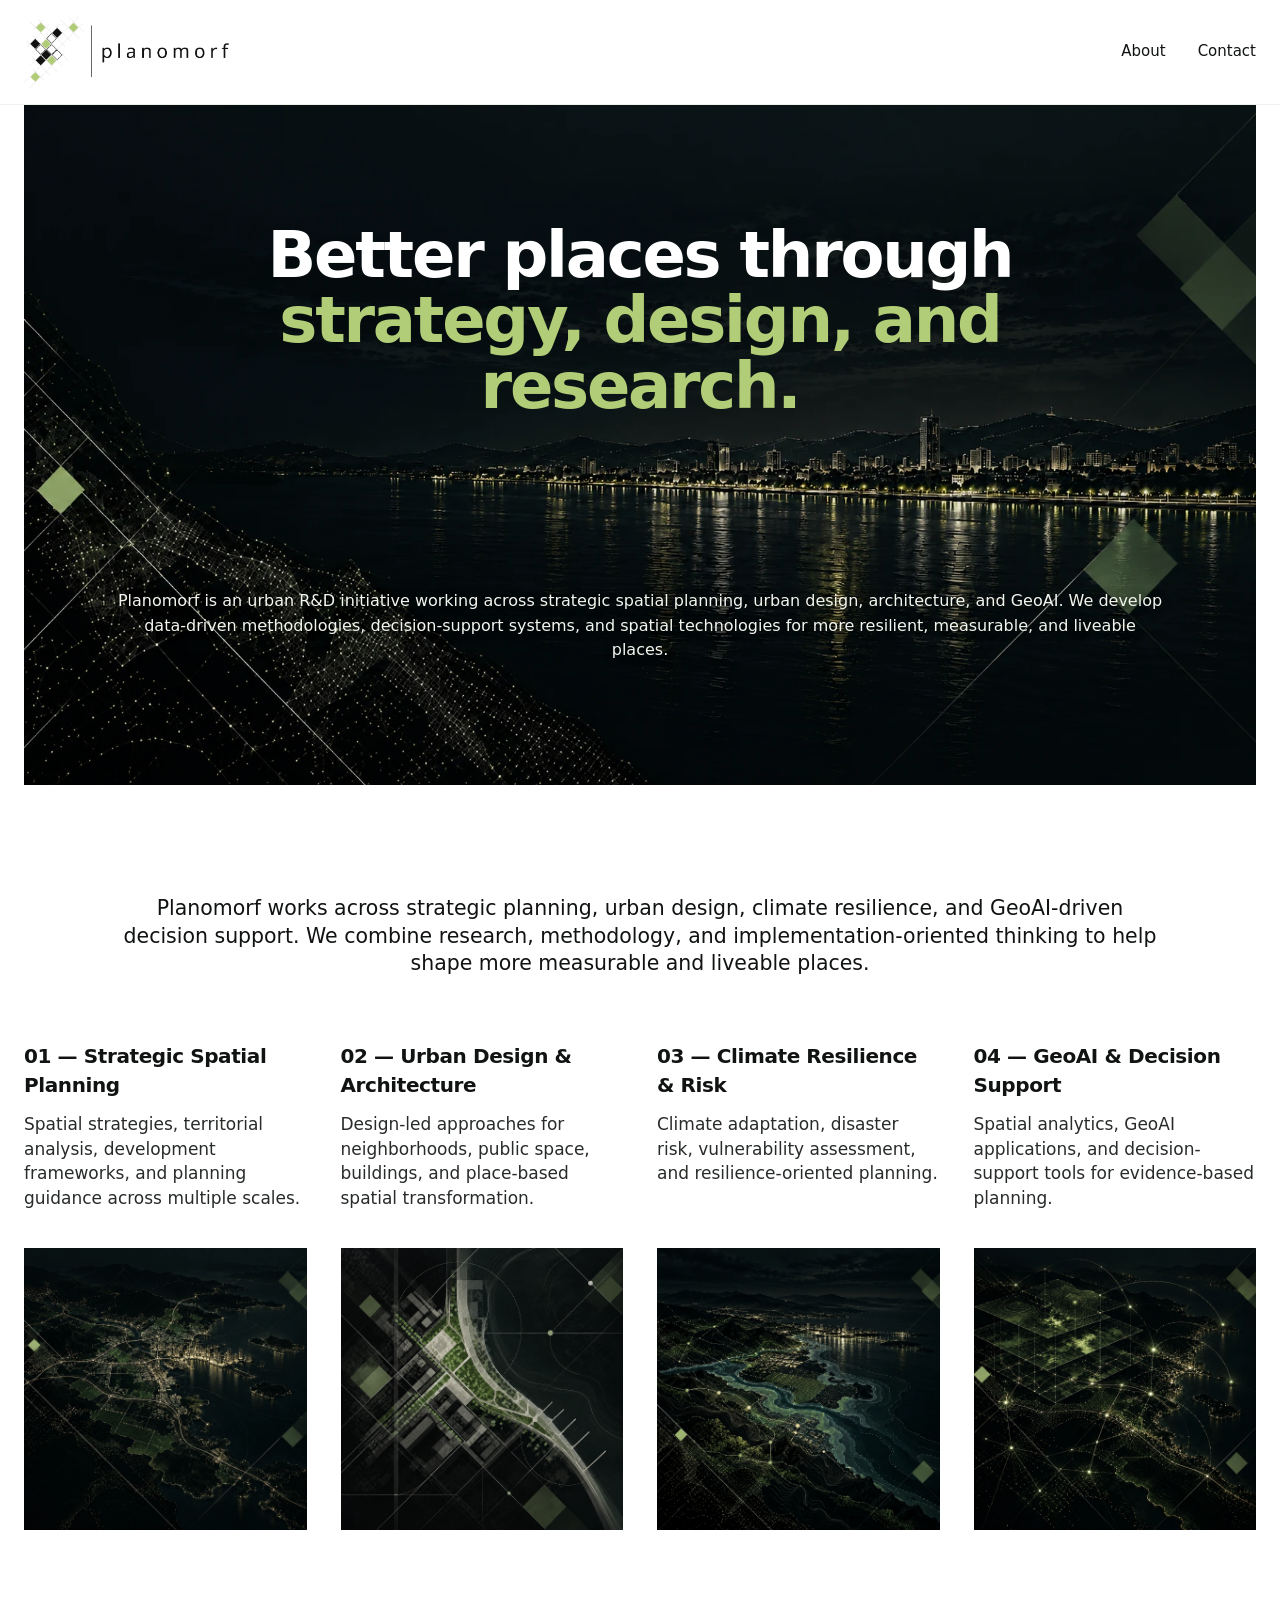
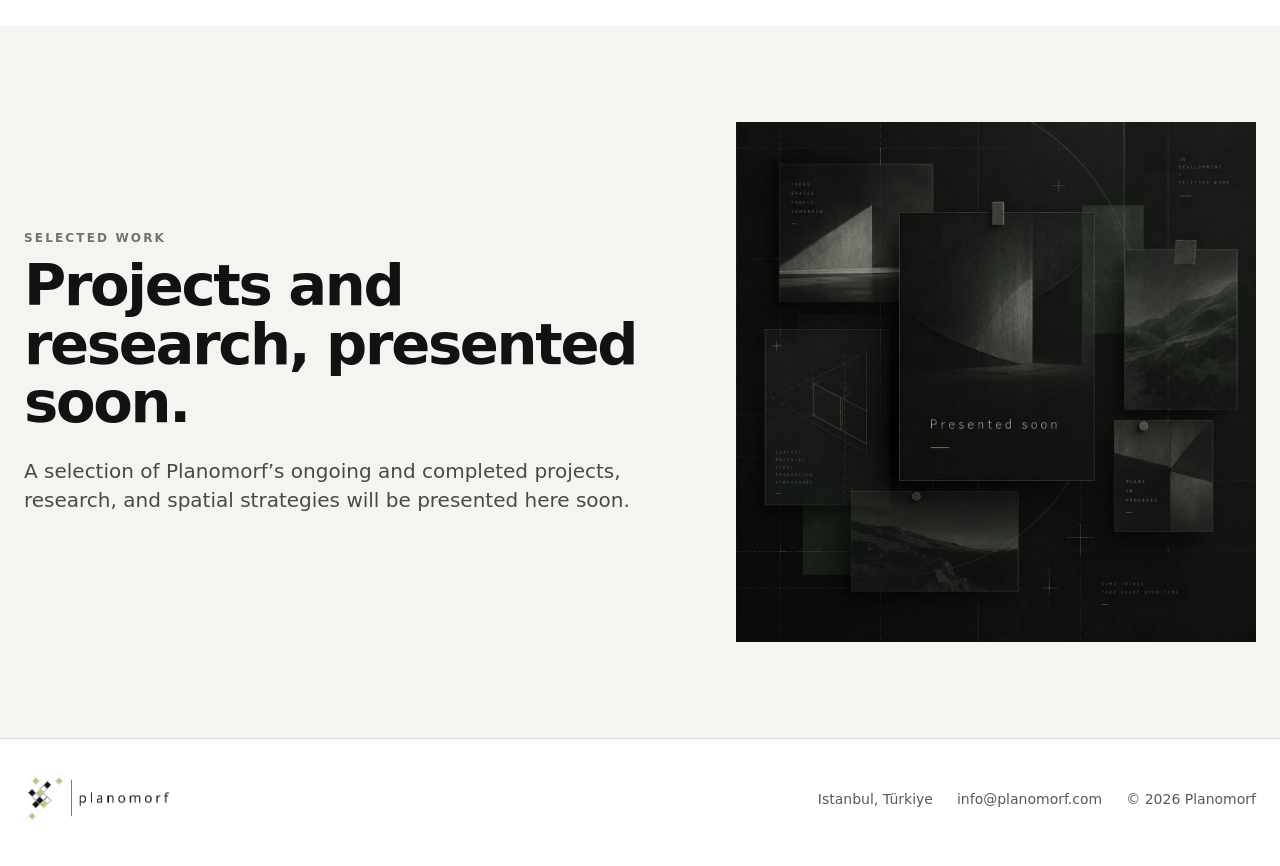
<file: index.html>
<!doctype html>
<html lang="en">
<head>
  <meta charset="utf-8">
  <meta name="viewport" content="width=device-width,initial-scale=1">
  <title>Planomorf — Better places through strategy, design, and research.</title>
  <meta name="description" content="Planomorf is an urban R&D initiative working across strategic spatial planning, urban design, architecture, climate resilience and GeoAI.">
  <link rel="canonical" href="https://planomorf.com/">
  <meta property="og:title" content="Planomorf">
  <meta property="og:description" content="Better places through strategy, design, and research.">
  <meta property="og:image" content="https://planomorf.com/assets/hero.webp">
  <meta property="og:url" content="https://planomorf.com/">
  <meta name="theme-color" content="#071011">
  <link rel="stylesheet" href="styles.css">
</head>
<body>
<header class="site-header">
  <div class="container header-inner">
    <a class="brand" href="index.html" aria-label="Planomorf home"><img src="assets/logo.png" alt="Planomorf"></a>
    <nav class="nav" aria-label="Primary navigation">
      <a href="about.html">About</a>
      <a href="contact.html">Contact</a>
    </nav>
  </div>
</header>
<main>
  <section class="hero container" aria-labelledby="hero-title">
    <div class="hero-card">
      <div class="hero-copy">
        <h1 id="hero-title">Better places through <span>strategy, design, and research.</span></h1>
        <p>Planomorf is an urban R&amp;D initiative working across strategic spatial planning, urban design, architecture, and GeoAI. We develop data-driven methodologies, decision-support systems, and spatial technologies for more resilient, measurable, and liveable places.</p>
      </div>
    </div>
  </section>

  <section class="section" id="focus-areas">
    <div class="container">
      <div class="section-intro">
        <p>Planomorf works across strategic planning, urban design, climate resilience, and GeoAI-driven decision support. We combine research, methodology, and implementation-oriented thinking to help shape more measurable and liveable places.</p>
      </div>
      <div class="focus-grid">
        <article class="focus-card">
          <h3>01 — Strategic Spatial Planning</h3>
          <p>Spatial strategies, territorial analysis, development frameworks, and planning guidance across multiple scales.</p>
          <img src="assets/focus-planning.webp" alt="Abstract spatial planning and territorial analysis visualization">
        </article>
        <article class="focus-card">
          <h3>02 — Urban Design &amp; Architecture</h3>
          <p>Design-led approaches for neighborhoods, public space, buildings, and place-based spatial transformation.</p>
          <img src="assets/focus-design.webp" alt="Abstract urban design and waterfront masterplan visualization">
        </article>
        <article class="focus-card">
          <h3>03 — Climate Resilience &amp; Risk</h3>
          <p>Climate adaptation, disaster risk, vulnerability assessment, and resilience-oriented planning.</p>
          <img src="assets/focus-climate.webp" alt="Climate resilience and landscape risk visualization">
        </article>
        <article class="focus-card">
          <h3>04 — GeoAI &amp; Decision Support</h3>
          <p>Spatial analytics, GeoAI applications, and decision-support tools for evidence-based planning.</p>
          <img src="assets/focus-geoai.webp" alt="Layered GeoAI and spatial decision-support visualization">
        </article>
      </div>
    </div>
  </section>

  <section class="section work-section" id="selected-work">
    <div class="container work-wrap">
      <div class="work-copy">
        <div class="eyebrow">Selected Work</div>
        <h2>Projects and research, presented soon.</h2>
        <p>A selection of Planomorf’s ongoing and completed projects, research, and spatial strategies will be presented here soon.</p>
      </div>
      <div class="work-image"><img src="assets/selected-work.webp" alt="Selected work in development"></div>
    </div>
  </section>
</main>
<footer class="footer">
  <div class="container footer-inner">
    <div class="footer-brand"><img src="assets/logo.png" alt="Planomorf"></div>
    <div class="footer-links">
      <span>Istanbul, Türkiye</span>
      <a href="mailto:info@planomorf.com">info@planomorf.com</a>
      <span>© 2026 Planomorf</span>
    </div>
  </div>
</footer>
</body>
</html>
</file>
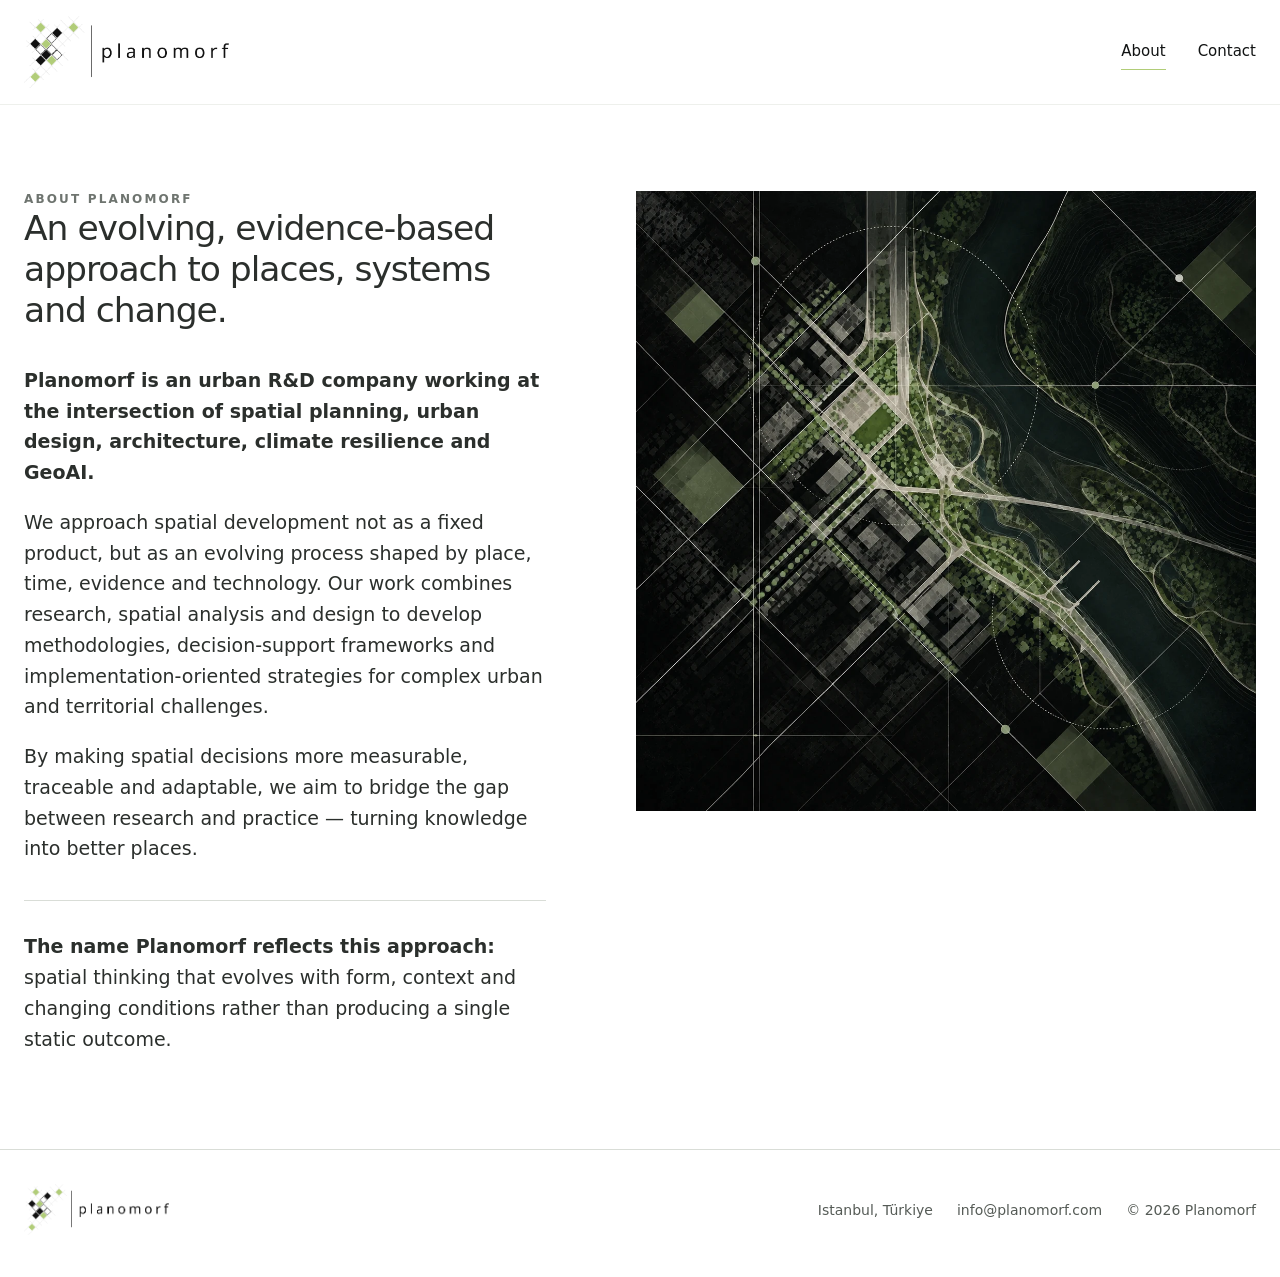
<file: about.html>
<!doctype html>
<html lang="en">
<head>
  <meta charset="utf-8">
  <meta name="viewport" content="width=device-width,initial-scale=1">
  <title>About Planomorf</title>
  <meta name="description" content="Planomorf works at the intersection of spatial planning, urban design, architecture, climate resilience and GeoAI.">
  <link rel="canonical" href="https://planomorf.com/about.html">
  <link rel="stylesheet" href="styles.css">
</head>
<body>
<header class="site-header">
  <div class="container header-inner">
    <a class="brand" href="index.html" aria-label="Planomorf home"><img src="assets/logo.png" alt="Planomorf"></a>
    <nav class="nav" aria-label="Primary navigation">
      <a href="about.html" aria-current="page">About</a>
      <a href="contact.html">Contact</a>
    </nav>
  </div>
</header>
<main class="page-main">
  <section class="page-hero">
    <div class="container about-grid">
      <div class="about-copy">
        <div class="eyebrow">About Planomorf</div>
        <p class="lede">An evolving, evidence-based approach to places, systems and change.</p>
        <p><strong>Planomorf is an urban R&amp;D company working at the intersection of spatial planning, urban design, architecture, climate resilience and GeoAI.</strong></p>
        <p>We approach spatial development not as a fixed product, but as an evolving process shaped by place, time, evidence and technology. Our work combines research, spatial analysis and design to develop methodologies, decision-support frameworks and implementation-oriented strategies for complex urban and territorial challenges.</p>
        <p>By making spatial decisions more measurable, traceable and adaptable, we aim to bridge the gap between research and practice — turning knowledge into better places.</p>
        <p class="name-note"><strong>The name Planomorf reflects this approach:</strong> spatial thinking that evolves with form, context and changing conditions rather than producing a single static outcome.</p>
      </div>
      <div class="about-image"><img src="assets/about.webp" alt="Abstract spatial transformation and urban systems diagram"></div>
    </div>
  </section>
</main>
<footer class="footer">
  <div class="container footer-inner">
    <div class="footer-brand"><img src="assets/logo.png" alt="Planomorf"></div>
    <div class="footer-links"><span>Istanbul, Türkiye</span><a href="mailto:info@planomorf.com">info@planomorf.com</a><span>© 2026 Planomorf</span></div>
  </div>
</footer>
</body>
</html>
</file>
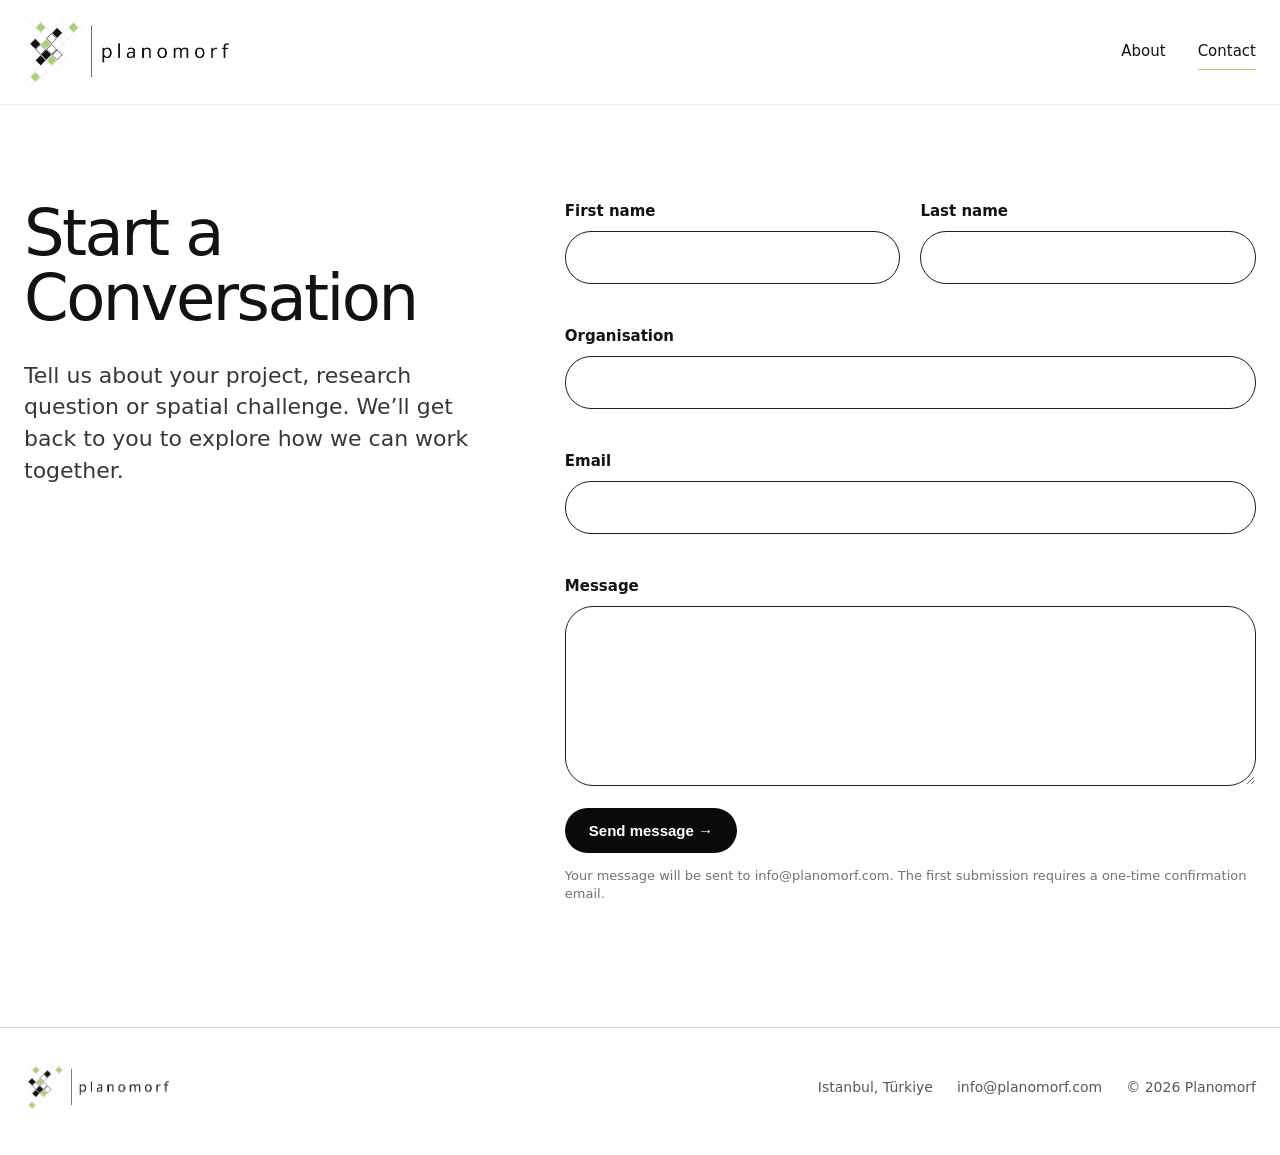
<file: contact.html>
<!doctype html>
<html lang="en">
<head>
  <meta charset="utf-8">
  <meta name="viewport" content="width=device-width,initial-scale=1">
  <title>Contact Planomorf</title>
  <meta name="description" content="Start a conversation with Planomorf about your project, research question or spatial challenge.">
  <link rel="canonical" href="https://planomorf.com/contact.html">
  <link rel="stylesheet" href="styles.css">
</head>
<body>
<header class="site-header">
  <div class="container header-inner">
    <a class="brand" href="index.html" aria-label="Planomorf home"><img src="assets/logo.png" alt="Planomorf"></a>
    <nav class="nav" aria-label="Primary navigation">
      <a href="about.html">About</a>
      <a href="contact.html" aria-current="page">Contact</a>
    </nav>
  </div>
</header>
<main class="page-main">
  <section class="container contact-wrap">
    <div class="contact-copy">
      <h1>Start a Conversation</h1>
      <p>Tell us about your project, research question or spatial challenge. We’ll get back to you to explore how we can work together.</p>
    </div>
    <div>
      <form action="https://formsubmit.co/info@planomorf.com" method="POST">
        <input type="hidden" name="_subject" value="New inquiry from planomorf.com">
        <input type="hidden" name="_template" value="table">
        <input type="hidden" name="_next" value="https://planomorf.com/thanks.html">
        <div class="form-grid">
          <div class="field"><label for="first-name">First name</label><input id="first-name" name="First name" autocomplete="given-name" required></div>
          <div class="field"><label for="last-name">Last name</label><input id="last-name" name="Last name" autocomplete="family-name" required></div>
          <div class="field full"><label for="organisation">Organisation</label><input id="organisation" name="Organisation" autocomplete="organization"></div>
          <div class="field full"><label for="email">Email</label><input id="email" type="email" name="email" autocomplete="email" required></div>
          <div class="field full"><label for="message">Message</label><textarea id="message" name="Message" required></textarea></div>
        </div>
        <button type="submit">Send message →</button>
        <p class="form-note">Your message will be sent to info@planomorf.com. The first submission requires a one-time confirmation email.</p>
      </form>
    </div>
  </section>
</main>
<footer class="footer">
  <div class="container footer-inner">
    <div class="footer-brand"><img src="assets/logo.png" alt="Planomorf"></div>
    <div class="footer-links"><span>Istanbul, Türkiye</span><a href="mailto:info@planomorf.com">info@planomorf.com</a><span>© 2026 Planomorf</span></div>
  </div>
</footer>
</body>
</html>
</file>
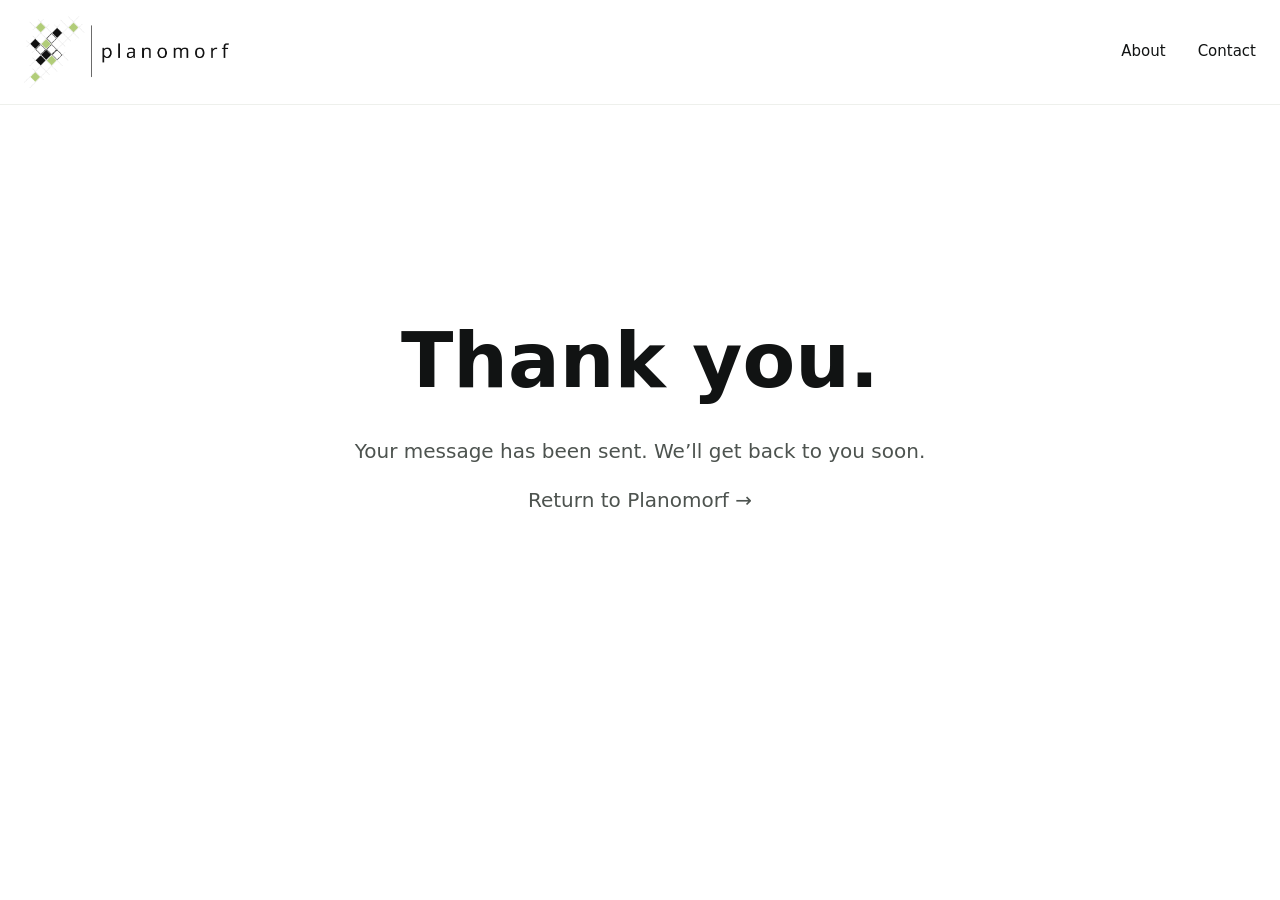
<file: thanks.html>
<!doctype html>
<html lang="en">
<head><meta charset="utf-8"><meta name="viewport" content="width=device-width,initial-scale=1"><title>Thank you — Planomorf</title><link rel="stylesheet" href="styles.css"></head>
<body>
<header class="site-header"><div class="container header-inner"><a class="brand" href="index.html"><img src="assets/logo.png" alt="Planomorf"></a><nav class="nav"><a href="about.html">About</a><a href="contact.html">Contact</a></nav></div></header>
<main class="thanks"><div><h1>Thank you.</h1><p>Your message has been sent. We’ll get back to you soon.</p><p><a href="index.html">Return to Planomorf →</a></p></div></main>
</body>
</html>
</file>
<file: styles.css>
:root {
  --ink: #111313;
  --muted: #5f6461;
  --paper: #f7f7f3;
  --white: #ffffff;
  --accent: #B1CD78;
  --line: #d9ddd7;
  --dark: #071011;
  --max: 1720px;
}
* { box-sizing: border-box; }
html { scroll-behavior: smooth; }
body {
  margin: 0;
  font-family: Inter, ui-sans-serif, system-ui, -apple-system, BlinkMacSystemFont, "Segoe UI", sans-serif;
  color: var(--ink);
  background: var(--white);
  line-height: 1.45;
}
a { color: inherit; text-decoration: none; }
img { display:block; max-width:100%; }
.container { width:min(calc(100% - 48px), var(--max)); margin-inline:auto; }
.site-header { background:#fff; border-bottom:1px solid #eef0ec; position:sticky; top:0; z-index:50; }
.header-inner { min-height:104px; display:flex; align-items:center; justify-content:space-between; gap:24px; }
.brand img { width:205px; height:auto; }
.nav { display:flex; align-items:center; gap:32px; font-size:15px; }
.nav a { position:relative; }
.nav a::after { content:""; position:absolute; left:0; bottom:-7px; width:0; height:1px; background:var(--accent); transition:.2s ease; }
.nav a:hover::after, .nav a[aria-current="page"]::after { width:100%; }

.hero { padding:0 0 14px; }
.hero-card { position:relative; min-height:680px; overflow:hidden; background:#050b0c; }
.hero-card::before { content:""; position:absolute; inset:0; background:url('assets/hero.webp') center center / cover no-repeat; }
.hero-card::after { content:""; position:absolute; inset:0; background:linear-gradient(180deg,rgba(4,10,11,.12),rgba(4,10,11,.08)); }
.hero-copy { position:relative; z-index:2; min-height:680px; display:flex; flex-direction:column; justify-content:flex-start; align-items:center; text-align:center; padding:118px 7% 72px; color:#fff; }
.hero h1 { margin:0; max-width:1050px; font-weight:760; letter-spacing:-.035em; line-height:1.02; font-size:clamp(44px,5vw,78px); }
.hero h1 span { color:var(--accent); display:block; }
.hero p { max-width:1050px; margin:170px auto 0; font-size:clamp(16px,1.25vw,22px); line-height:1.55; color:#f3f5ef; text-shadow:0 1px 8px rgba(0,0,0,.55); }

.section { padding:96px 0; }
.section-intro { max-width:1050px; margin:0 auto 64px; text-align:center; }
.section-intro .eyebrow, .eyebrow { color:#6e746f; letter-spacing:.18em; text-transform:uppercase; font-size:12px; font-weight:700; }
.section-intro h2, .page-hero h1 { margin:12px 0 18px; font-size:clamp(34px,4vw,58px); letter-spacing:-.035em; line-height:1.05; font-weight:620; }
.section-intro p { margin:0; font-size:clamp(18px,1.6vw,26px); line-height:1.35; }
.focus-grid { display:grid; grid-template-columns:repeat(4,1fr); gap:34px; align-items:start; }
.focus-card h3 { margin:0 0 12px; font-size:20px; letter-spacing:-.02em; }
.focus-card p { margin:0 0 24px; color:#282c29; font-size:17px; min-height:112px; }
.focus-card img { width:100%; aspect-ratio:1/1; object-fit:cover; }
.focus-card { transition:transform .25s ease; }
.focus-card:hover { transform:translateY(-4px); }

.work-section { background:#f4f5f1; }
.work-wrap { display:grid; grid-template-columns:minmax(0,1fr) minmax(300px,520px); gap:74px; align-items:center; }
.work-copy h2 { font-size:clamp(38px,4.5vw,70px); letter-spacing:-.04em; line-height:1.02; margin:10px 0 24px; font-weight:600; }
.work-copy p { font-size:20px; color:#464b47; max-width:680px; }
.work-image { position:relative; }
.work-image img { width:100%; aspect-ratio:1/1; object-fit:cover; }

.footer { border-top:1px solid var(--line); padding:34px 0 42px; }
.footer-inner { display:flex; align-items:center; justify-content:space-between; gap:28px; color:#555b56; font-size:14px; }
.footer-brand { display:flex; align-items:center; gap:18px; }
.footer-brand img { width:145px; }
.footer-links { display:flex; gap:24px; flex-wrap:wrap; }

.page-main { min-height:calc(100vh - 104px); }
.page-hero { padding:86px 0 76px; }
.about-grid { display:grid; grid-template-columns:minmax(0,1fr) minmax(360px,620px); gap:90px; align-items:start; }
.about-copy .lede { font-size:clamp(25px,2.7vw,42px); line-height:1.18; letter-spacing:-.03em; margin:0 0 34px; }
.about-copy p { font-size:19px; line-height:1.62; color:#2b2f2c; max-width:780px; }
.about-copy .name-note { border-top:1px solid var(--line); margin-top:36px; padding-top:30px; }
.about-image img { width:100%; aspect-ratio:1/1; object-fit:cover; }

.contact-wrap { display:grid; grid-template-columns:minmax(300px,.8fr) minmax(0,1.2fr); gap:80px; padding:96px 0 110px; }
.contact-copy h1 { font-size:clamp(48px,5vw,78px); letter-spacing:-.04em; line-height:1.02; margin:0 0 28px; font-weight:520; }
.contact-copy p { font-size:22px; max-width:590px; color:#343936; }
.form-grid { display:grid; grid-template-columns:1fr 1fr; gap:20px; }
.field { display:flex; flex-direction:column; gap:8px; margin-bottom:22px; }
.field.full { grid-column:1 / -1; }
label { font-size:15px; font-weight:650; }
input, textarea {
  width:100%; border:1.5px solid #1b1f1c; border-radius:26px; padding:14px 18px;
  font:inherit; background:#fff; color:#111; outline:none;
}
textarea { min-height:180px; resize:vertical; border-radius:28px; }
input:focus, textarea:focus { box-shadow:0 0 0 3px rgba(177,205,120,.25); border-color:#60783c; }
button { border:0; border-radius:999px; background:#090b0a; color:#fff; padding:14px 24px; font-weight:650; cursor:pointer; font-size:15px; }
button:hover { background:#27301e; }
.form-note { font-size:13px; color:#6e746f; margin-top:14px; }
.thanks { min-height:70vh; display:grid; place-items:center; text-align:center; padding:80px 24px; }
.thanks h1 { font-size:clamp(44px,6vw,80px); margin:0 0 20px; }
.thanks p { font-size:20px; color:#4d534f; }

@media (max-width:1100px) {
  .focus-grid { grid-template-columns:repeat(2,1fr); }
  .focus-card p { min-height:0; }
  .work-wrap, .about-grid, .contact-wrap { grid-template-columns:1fr; }
  .about-image { max-width:720px; }
  .hero p { margin-top:140px; }
}
@media (max-width:720px) {
  .container { width:min(calc(100% - 28px), var(--max)); }
  .header-inner { min-height:78px; }
  .brand img { width:165px; }
  .nav { gap:18px; font-size:14px; }
  .hero-card, .hero-copy { min-height:620px; }
  .hero-copy { padding:92px 24px 48px; align-items:flex-start; text-align:left; }
  .hero h1 { font-size:clamp(42px,12vw,64px); }
  .hero p { margin-top:auto; font-size:16px; }
  .section { padding:72px 0; }
  .section-intro { text-align:left; margin-bottom:42px; }
  .focus-grid { grid-template-columns:1fr; gap:50px; }
  .work-wrap { gap:34px; }
  .footer-inner { align-items:flex-start; flex-direction:column; }
  .contact-wrap { padding:70px 0 90px; gap:44px; }
  .form-grid { grid-template-columns:1fr; }
  .field.full { grid-column:auto; }
}
.focus-grid {
  align-items: stretch;
}

.focus-card {
  display: flex;
  flex-direction: column;
}

.focus-card img {
  margin-top: auto;
}
</file>
